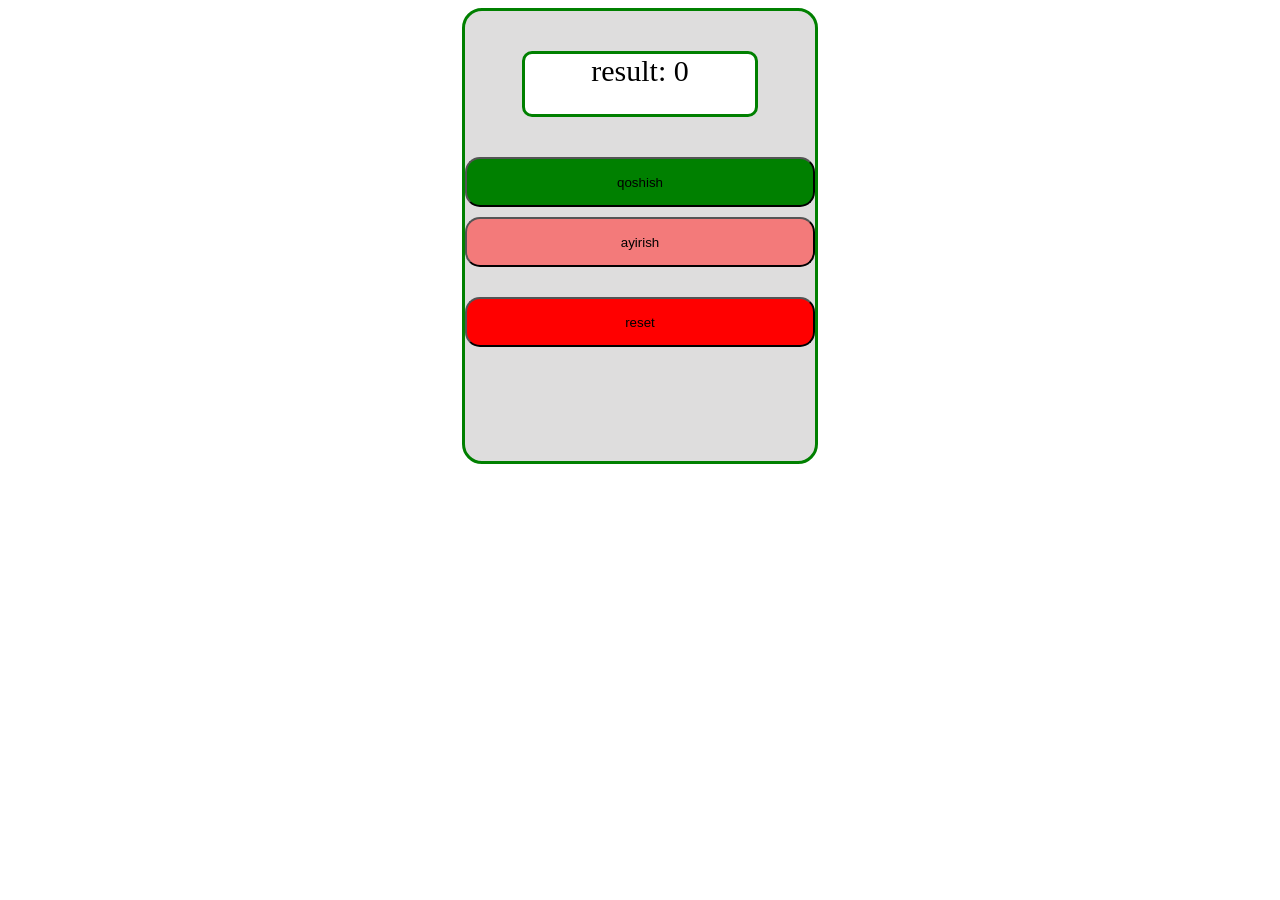
<file: index.html>
<!DOCTYPE html>
<html lang="en">
<head>
    <meta charset="UTF-8">
    <meta http-equiv="X-UA-Compatible" content="IE=edge">
    <meta name="viewport" content="width=device-width, initial-scale=1.0">
    <link rel="stylesheet" href="./style.css">
    <title>Document</title>
</head>
<body>
    <div class="header">
        <p id="p">result: 0</p>
    
        <button onclick="qoshish()" class="qoshish">qoshish</button>
    
        <button onclick="ayirish()" class="ayirish">ayirish</button>
    
        <button onclick="reset()" class="reset">reset</button>
    </div>

<script src="./script.js"></script>

</body>
</html>
</file>
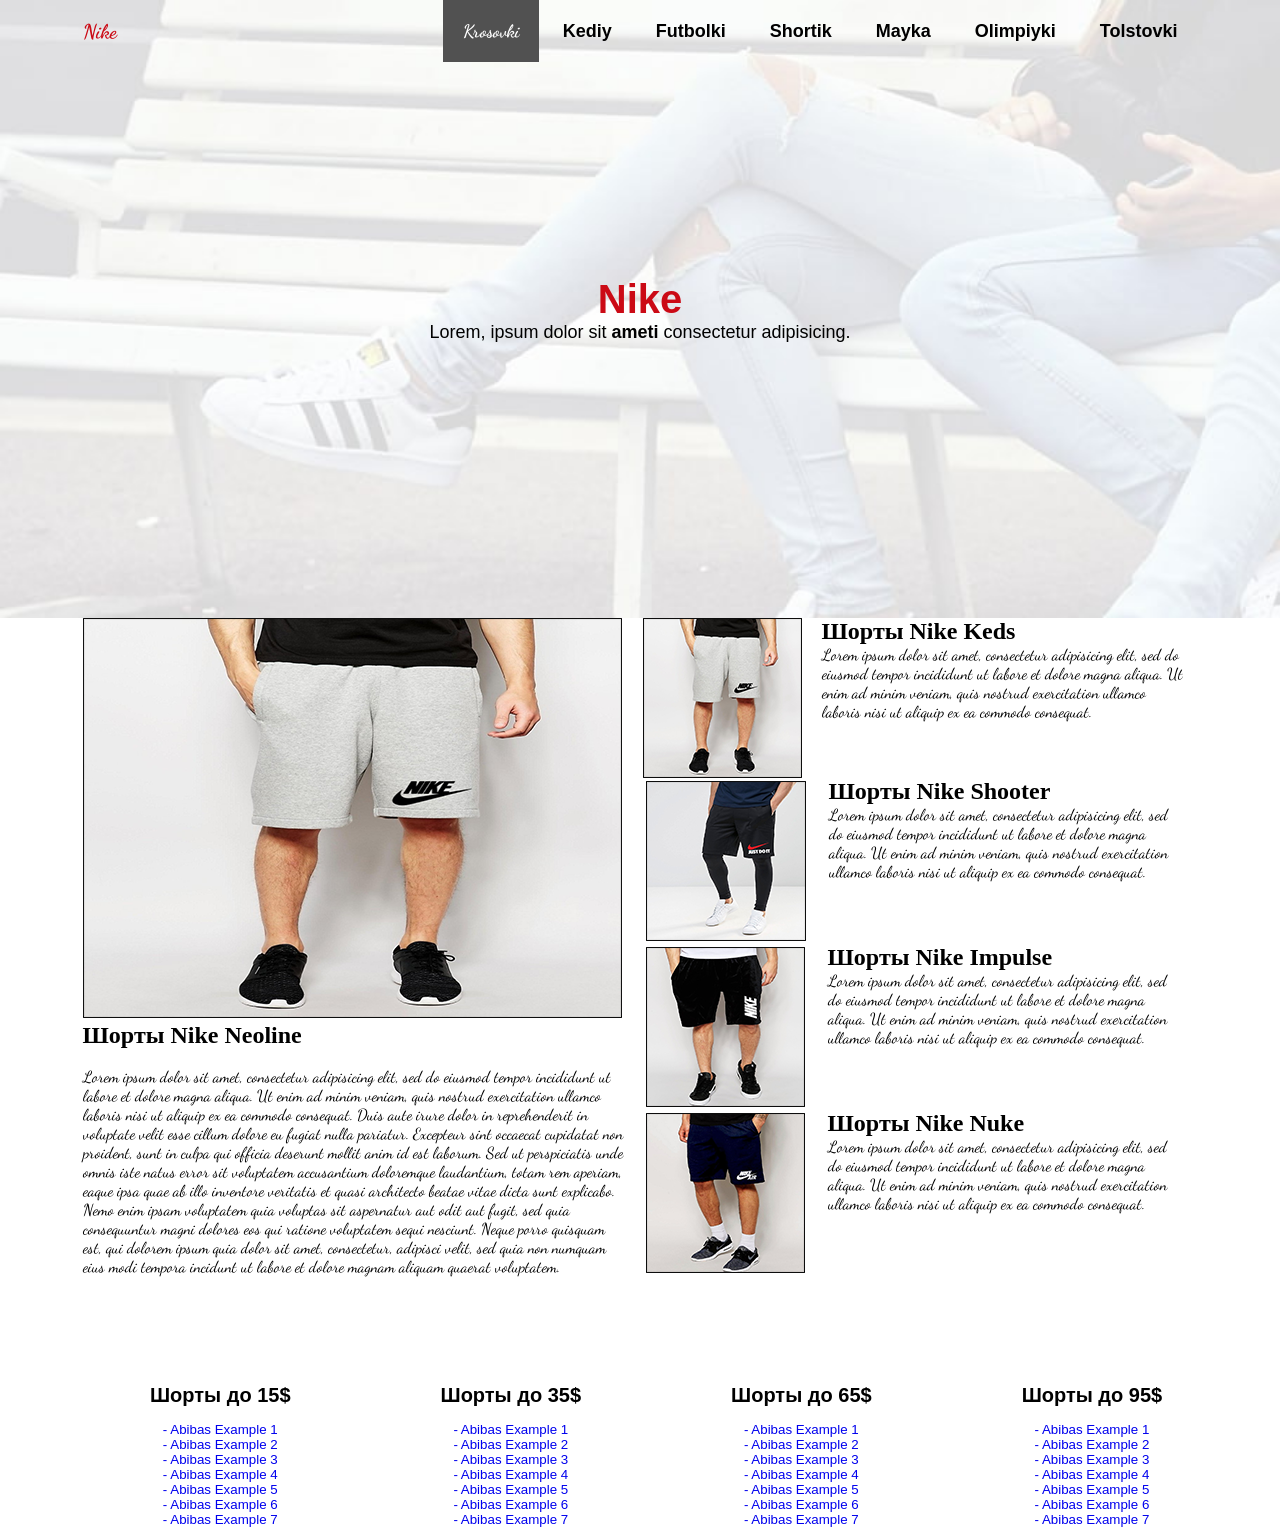
<file: my portfolio/li/Nike/index.html>
<!DOCTYPE html>
<html lang="en">

<head>
    <meta charset="UTF-8">
    <meta http-equiv="X-UA-Compatible" content="IE=edge">
    <meta name="viewport" content="width=device-width, initial-scale=1.0">
    <link href="https://fonts.googleapis.com/css2?family=Dancing+Script&family=Noto+Sans+KR&display=swap"
        rel="stylesheet">
    <link rel="stylesheet" href="./style.css">
    <title>Document</title>
</head>

<body>
    <header>
        <nav>
            <a href="#" class="logo">Nike</a>
            <ul>
                <li class="active">Krosovki</li>
                <li><a href="#">Kediy</a></li>
                <li><a href="#">Futbolki</a></li>
                <li><a href="#">Shortik</a></li>
                <li><a href="#">Mayka</a></li>
                <li><a href="#">Olimpiyki</a></li>
                <li><a href="#">Tolstovki</a></li>
            </ul>
        </nav>
        <div class="m">
            <h1>Nike</h1>
            <p>Lorem, ipsum dolor sit <b>ameti</b> consectetur adipisicing.</p>
        </div>
    </header>
    <main>
        <div class="main__left">
            <img src="./411805125_w640_h640_muzhskie-shorty-nike.png" alt="">
            <div class="m">
                <h2>Шорты Nike Neoline</h2> <br>
                <p>Lorem ipsum dolor sit amet, consectetur adipisicing elit, sed do eiusmod tempor incididunt ut labore
                    et dolore magna aliqua. Ut enim ad minim veniam, quis nostrud exercitation ullamco laboris nisi ut
                    aliquip ex ea commodo consequat. Duis aute irure dolor in reprehenderit in voluptate velit esse
                    cillum dolore eu fugiat nulla pariatur. Excepteur sint occaecat cupidatat non proident, sunt in
                    culpa qui officia deserunt mollit anim id est laborum. Sed ut perspiciatis unde omnis iste natus
                    error sit voluptatem accusantium doloremque laudantium, totam rem aperiam, eaque ipsa quae ab illo
                    inventore veritatis et quasi architecto beatae vitae dicta sunt explicabo. Nemo enim ipsam
                    voluptatem quia voluptas sit aspernatur aut odit aut fugit, sed quia consequuntur magni dolores eos
                    qui ratione voluptatem sequi nesciunt. Neque porro quisquam est, qui dolorem ipsum quia dolor sit
                    amet, consectetur, adipisci velit, sed quia non numquam eius modi tempora incidunt ut labore et
                    dolore magnam aliquam quaerat voluptatem.</p>
            </div>
        </div>
        <div class="main__right">
            <div class="main__box">
                <img src="./411805125_w640_h640_muzhskie-shorty-nike1 (1).png" alt="">
                <div class="right__text">
                    <h2>Шорты Nike Keds</h2>
                    <p>Lorem ipsum dolor sit amet, consectetur adipisicing elit, sed do eiusmod tempor incididunt ut
                        labore
                        et dolore magna aliqua. Ut enim ad minim veniam, quis nostrud exercitation ullamco laboris nisi
                        ut
                        aliquip ex ea commodo consequat. </p>
                </div>
            </div>
            <div class="main__box">
                <img src="./411805680_w640_h640_muzhskie-shorty-nike.png" alt="">
                <div class="right__text">
                    <h2>Шорты Nike Shooter</h2>
                    <p>Lorem ipsum dolor sit amet, consectetur adipisicing elit, sed do eiusmod tempor incididunt ut
                        labore
                        et dolore magna aliqua. Ut enim ad minim veniam, quis nostrud exercitation ullamco laboris nisi
                        ut
                        aliquip ex ea commodo consequat. </p>
                </div>
            </div>
            <div class="main__box">
                <img src="./411805706_w640_h640_muzhskie-shorty-nike.png" alt="">
                <div class="right__text">
                    <h2>Шорты Nike Impulse</h2>
                    <p>Lorem ipsum dolor sit amet, consectetur adipisicing elit, sed do eiusmod tempor incididunt ut
                        labore
                        et dolore magna aliqua. Ut enim ad minim veniam, quis nostrud exercitation ullamco laboris nisi
                        ut
                        aliquip ex ea commodo consequat. </p>
                </div>
            </div>
            <div class="main__box">
                <img src="./432116944_w640_h640_shorty-nike- 1.png" alt="">
                <div class="right__text">
                    <h2>Шорты Nike Nuke</h2>
                    <p>Lorem ipsum dolor sit amet, consectetur adipisicing elit, sed do eiusmod tempor incididunt ut
                        labore
                        et dolore magna aliqua. Ut enim ad minim veniam, quis nostrud exercitation ullamco laboris nisi
                        ut
                        aliquip ex ea commodo consequat. </p>
                </div>
            </div>
        </div>
    </main> <br> <br> <br> <br> <br> <br>
    <button>
        <div class="s">
            <h2>Шорты до 15$</h2> <br>
            <ul>
                <li><a href="#">- Abibas Example 1</a></li>
                <li><a href="#">- Abibas Example 2</a></li>
                <li><a href="#">- Abibas Example 3</a></li>
                <li><a href="#">- Abibas Example 4</a></li>
                <li><a href="#">- Abibas Example 5</a></li>
                <li><a href="#">- Abibas Example 6</a></li>
                <li><a href="#">- Abibas Example 7</a></li>
            </ul>
        </div>
        <div class="s">
            <h2>Шорты до 35$</h2> <br>
            <ul>
                <li><a href="#">- Abibas Example 1</a></li>
                <li><a href="#">- Abibas Example 2</a></li>
                <li><a href="#">- Abibas Example 3</a></li>
                <li><a href="#">- Abibas Example 4</a></li>
                <li><a href="#">- Abibas Example 5</a></li>
                <li><a href="#">- Abibas Example 6</a></li>
                <li><a href="#">- Abibas Example 7</a></li>
            </ul>
        </div>
        <div class="s">
            <h2>Шорты до 65$</h2> <br>
            <ul>
                <li><a href="#">- Abibas Example 1</a></li>
                <li><a href="#">- Abibas Example 2</a></li>
                <li><a href="#">- Abibas Example 3</a></li>
                <li><a href="#">- Abibas Example 4</a></li>
                <li><a href="#">- Abibas Example 5</a></li>
                <li><a href="#">- Abibas Example 6</a></li>
                <li><a href="#">- Abibas Example 7</a></li>
            </ul>
        </div>
        <div class="s">
            <h2>Шорты до 95$</h2> <br>
            <ul>
                <li><a href="#">- Abibas Example 1</a></li>
                <li><a href="#">- Abibas Example 2</a></li>
                <li><a href="#">- Abibas Example 3</a></li>
                <li><a href="#">- Abibas Example 4</a></li>
                <li><a href="#">- Abibas Example 5</a></li>
                <li><a href="#">- Abibas Example 6</a></li>
                <li><a href="#">- Abibas Example 7</a></li>
            </ul>
        </div>
    </button>
</body>

</html>
</file>
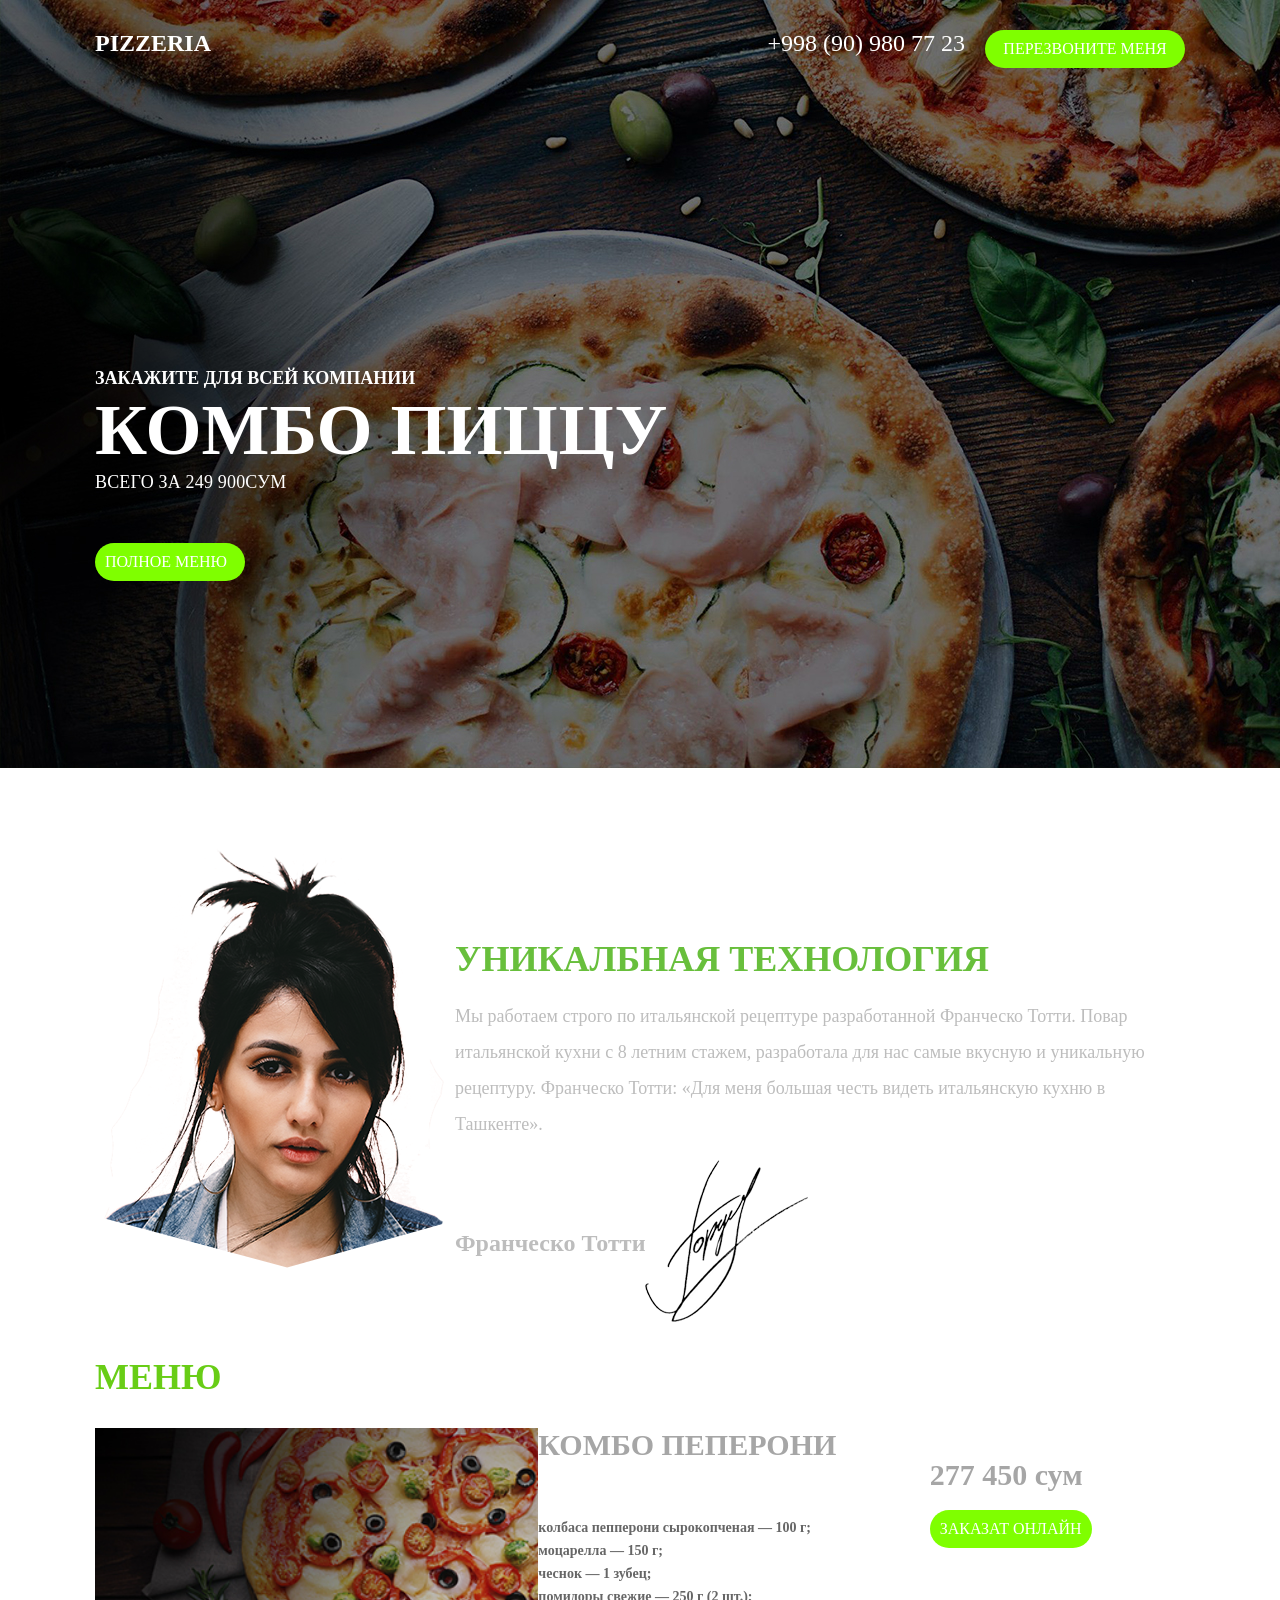
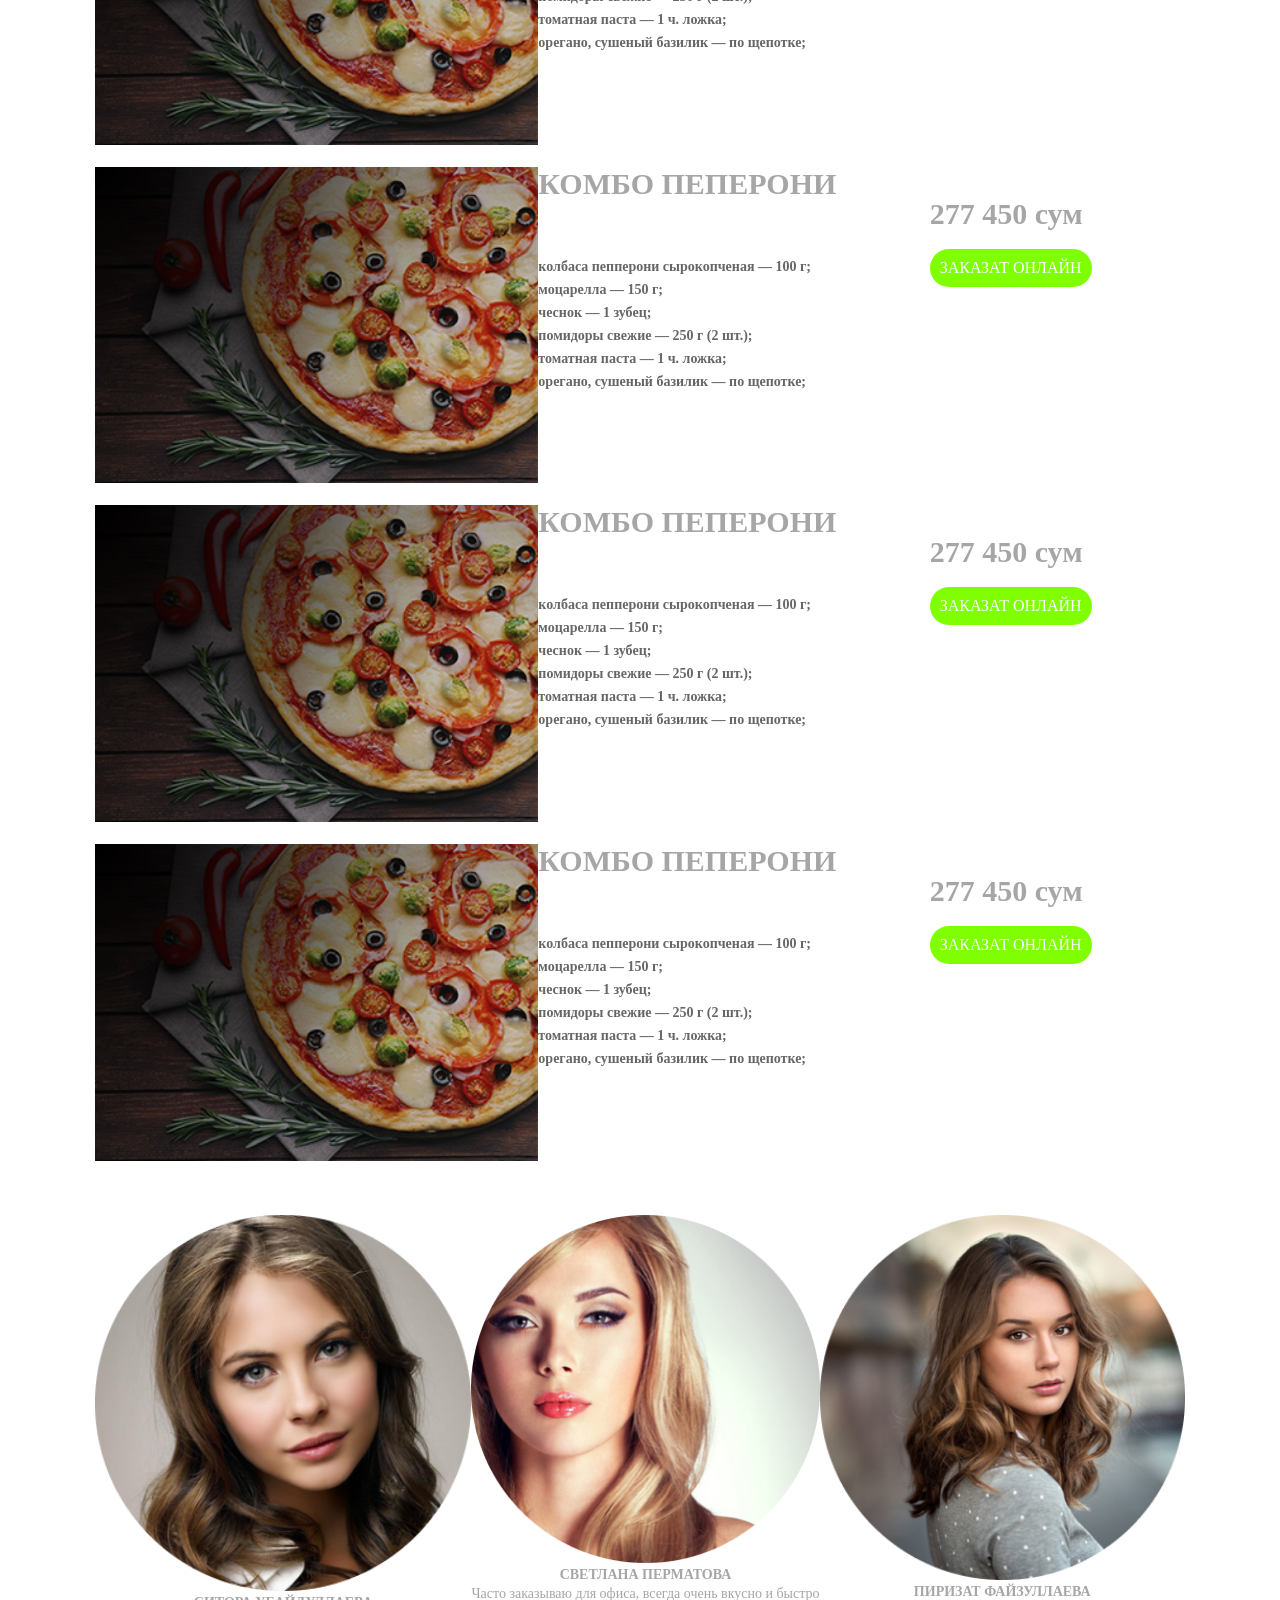
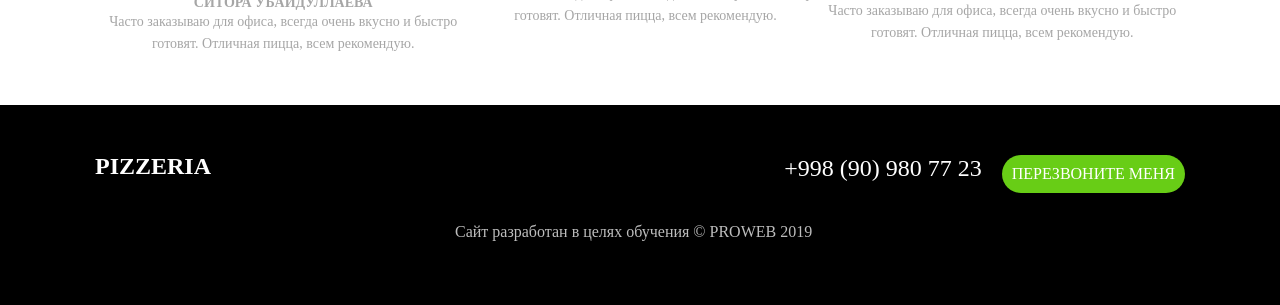
<file: my portfolio/li/Pizzaria/index.html>
<!DOCTYPE html>
<html lang="en">

<head>
    <meta charset="UTF-8">
    <meta http-equiv="X-UA-Compatible" content="IE=edge">
    <meta name="viewport" content="width=device-width, initial-scale=1.0">
    <link rel="stylesheet" href="./style.css">
    <title>PIZZARIA</title>
</head>

<body>
    <header>
        <div class="container">
            <nav>
                <div class="header">
                    <p class="as">Pizzeria</p>
                    <div class="header__main">
                        <p class="id">+998 (90) 980 77 23</p>
                        <p class="ax">Перезвоните меня</p>
                    </div>
                </div>
            </nav>
            <div class="header__main__text">
                <h2>ЗАКАЖИТЕ ДЛЯ ВСЕЙ КОМПАНИИ</h2>
                <h1>КОМБО ПИЦЦУ</h1>
                <h3>ВСЕГО ЗА 249 900СУМ</h3>
                <p>Полное меню</p>
            </div>
        </div>
    </header>
    <div class="post">
        <div class="container">
            <div class="post__block">
                <div class="post__img"><img src="./Photo 1.png" alt=""></div>
                <div class="post__text">
                    <h2>УНИКАЛБНАЯ ТЕХНОЛОГИЯ</h2> <br>
                    <p>Мы работаем строго по итальянской рецептуре разработанной Франческо Тотти. Повар итальянской
                        кухни с 8 летним стажем, разработала для нас самые вкусную и уникальную рецептуру.
                        Франческо Тотти: «Для меня большая честь видеть итальянскую кухню в Ташкенте».</p> <br>
                    <div class="post__button">
                        <button>Франческо Тотти</button>
                        <div class="button__img"><img src="./подпись 1.png" alt=""></div>
                    </div>
                </div>
            </div>
        </div>
    </div>
    <div class="menu">
        <div class="container">
            <h1>МЕНЮ</h1>

        </div>
    </div>
    <div class="choose">
        <div class="container">
            <div class="choose__main">
                <div class="choose__img">
                    <img src="./Слой 1 1.png" alt="">
                </div>
                <div class="choose__text">
                    <h2>КОМБО ПЕПЕРОНИ</h2> <br> <br> <br>
                    <p>колбаса пепперони сырокопченая — 100 г; <br>
                        моцарелла — 150 г; <br>
                        чеснок — 1 зубец;<br>
                        помидоры свежие — 250 г (2 шт.); <br>
                        томатная паста — 1 ч. ложка; <br>
                        орегано, сушеный базилик — по щепотке;</p>
                </div>
                <div class="choose__money">
                    <h3>277 450 сум</h3> <br>
                    <button>Заказат онлайн</button>
                </div>
            </div> <br>
            <div class="choose__main">
                <div class="choose__img">
                    <img src="./Слой 1 1.png" alt="">
                </div>
                <div class="choose__text">
                    <h2>КОМБО ПЕПЕРОНИ</h2> <br> <br> <br>
                    <p>колбаса пепперони сырокопченая — 100 г; <br>
                        моцарелла — 150 г; <br>
                        чеснок — 1 зубец;<br>
                        помидоры свежие — 250 г (2 шт.); <br>
                        томатная паста — 1 ч. ложка; <br>
                        орегано, сушеный базилик — по щепотке;</p>
                </div>
                <div class="choose__money">
                    <h3>277 450 сум</h3> <br>
                    <button>Заказат онлайн</button>
                </div>
            </div> <br>
            <div class="choose__main">
                <div class="choose__img">
                    <img src="./Слой 1 1.png" alt="">
                </div>
                <div class="choose__text">
                    <h2>КОМБО ПЕПЕРОНИ</h2> <br> <br> <br>
                    <p>колбаса пепперони сырокопченая — 100 г; <br>
                        моцарелла — 150 г; <br>
                        чеснок — 1 зубец;<br>
                        помидоры свежие — 250 г (2 шт.); <br>
                        томатная паста — 1 ч. ложка; <br>
                        орегано, сушеный базилик — по щепотке;</p>
                </div>
                <div class="choose__money">
                    <h3>277 450 сум</h3> <br>
                    <button>Заказат онлайн</button>
                </div>
            </div> <br>
            <div class="choose__main">
                <div class="choose__img">
                    <img src="./Слой 1 1.png" alt="">
                </div>
                <div class="choose__text">
                    <h2>КОМБО ПЕПЕРОНИ</h2> <br> <br> <br>
                    <p>колбаса пепперони сырокопченая — 100 г; <br>
                        моцарелла — 150 г; <br>
                        чеснок — 1 зубец;<br>
                        помидоры свежие — 250 г (2 шт.); <br>
                        томатная паста — 1 ч. ложка; <br>
                        орегано, сушеный базилик — по щепотке;</p>
                </div>
                <div class="choose__money">
                    <h3>277 450 сум</h3> <br>
                    <button>Заказат онлайн</button>
                </div>
            </div>
        </div>
    </div>
    <div class="assistent">
        <div class="container">
            <div class="assitent__main">
                <div class="asistent__main">
                    <img src="./Rectangle 5.png" alt="">
                    <h1>СИТОРА УБАЙДУЛЛАЕВА</h1>
                    <p>Часто заказываю для офиса, всегда очень 
                    вкусно и быстро готовят. Отличная пицца, всем рекомендую.</p>
                </div>
                <div class="asistent__main">
                    <img src="./Rectangle 6.png" alt="">
                    <h1>СВЕТЛАНА ПЕРМАТОВА</h1>
                    <p>Часто заказываю для офиса, всегда очень 
                    вкусно и быстро готовят. Отличная пицца, всем рекомендую.</p>
                </div>
                <div class="asistent__main">
                    <img src="./Rectangle 7.png" alt="">
                    <h1>ПИРИЗАТ ФАЙЗУЛЛАЕВА</h1>
                    <p>Часто заказываю для офиса, всегда очень 
                    вкусно и быстро готовят. Отличная пицца, всем рекомендую.</p>
                </div>
            </div>
        </div>
    </div>
    <div class="footer">
        <div class="container">
            <div class="main__footer">
                <div class="main__footer__text">
                    <h1>PIZZERIA</h1>
                </div>
                <div class="footer__main">
                    <h2>+998 (90) 980 77 23</h2>
                    <h3>Перезвоните меня</h3>
                </div>
            </div>
            <div class="footer_main">
                <h1>Сайт разработан в целях обучения © PROWEB 2019</h1>
            </div>
        </div>
    </div>
</body>

</html>
</file>
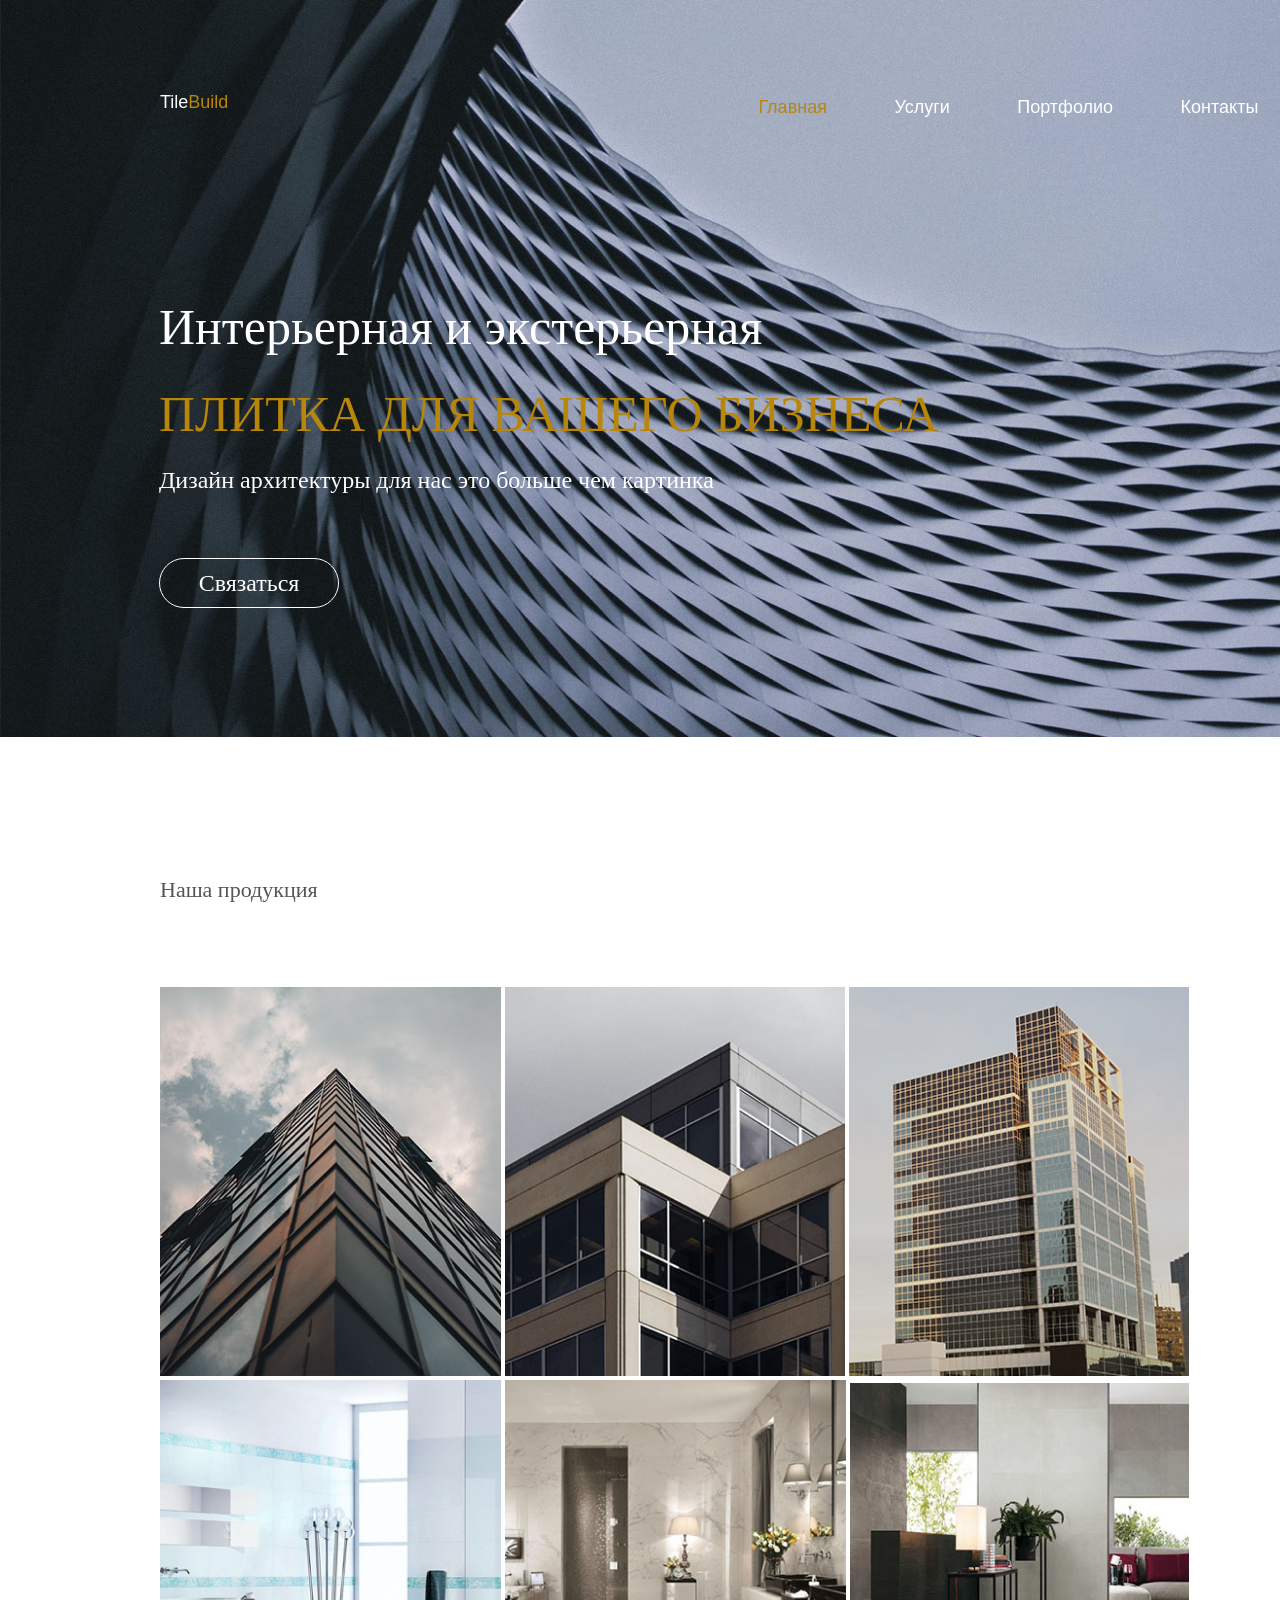
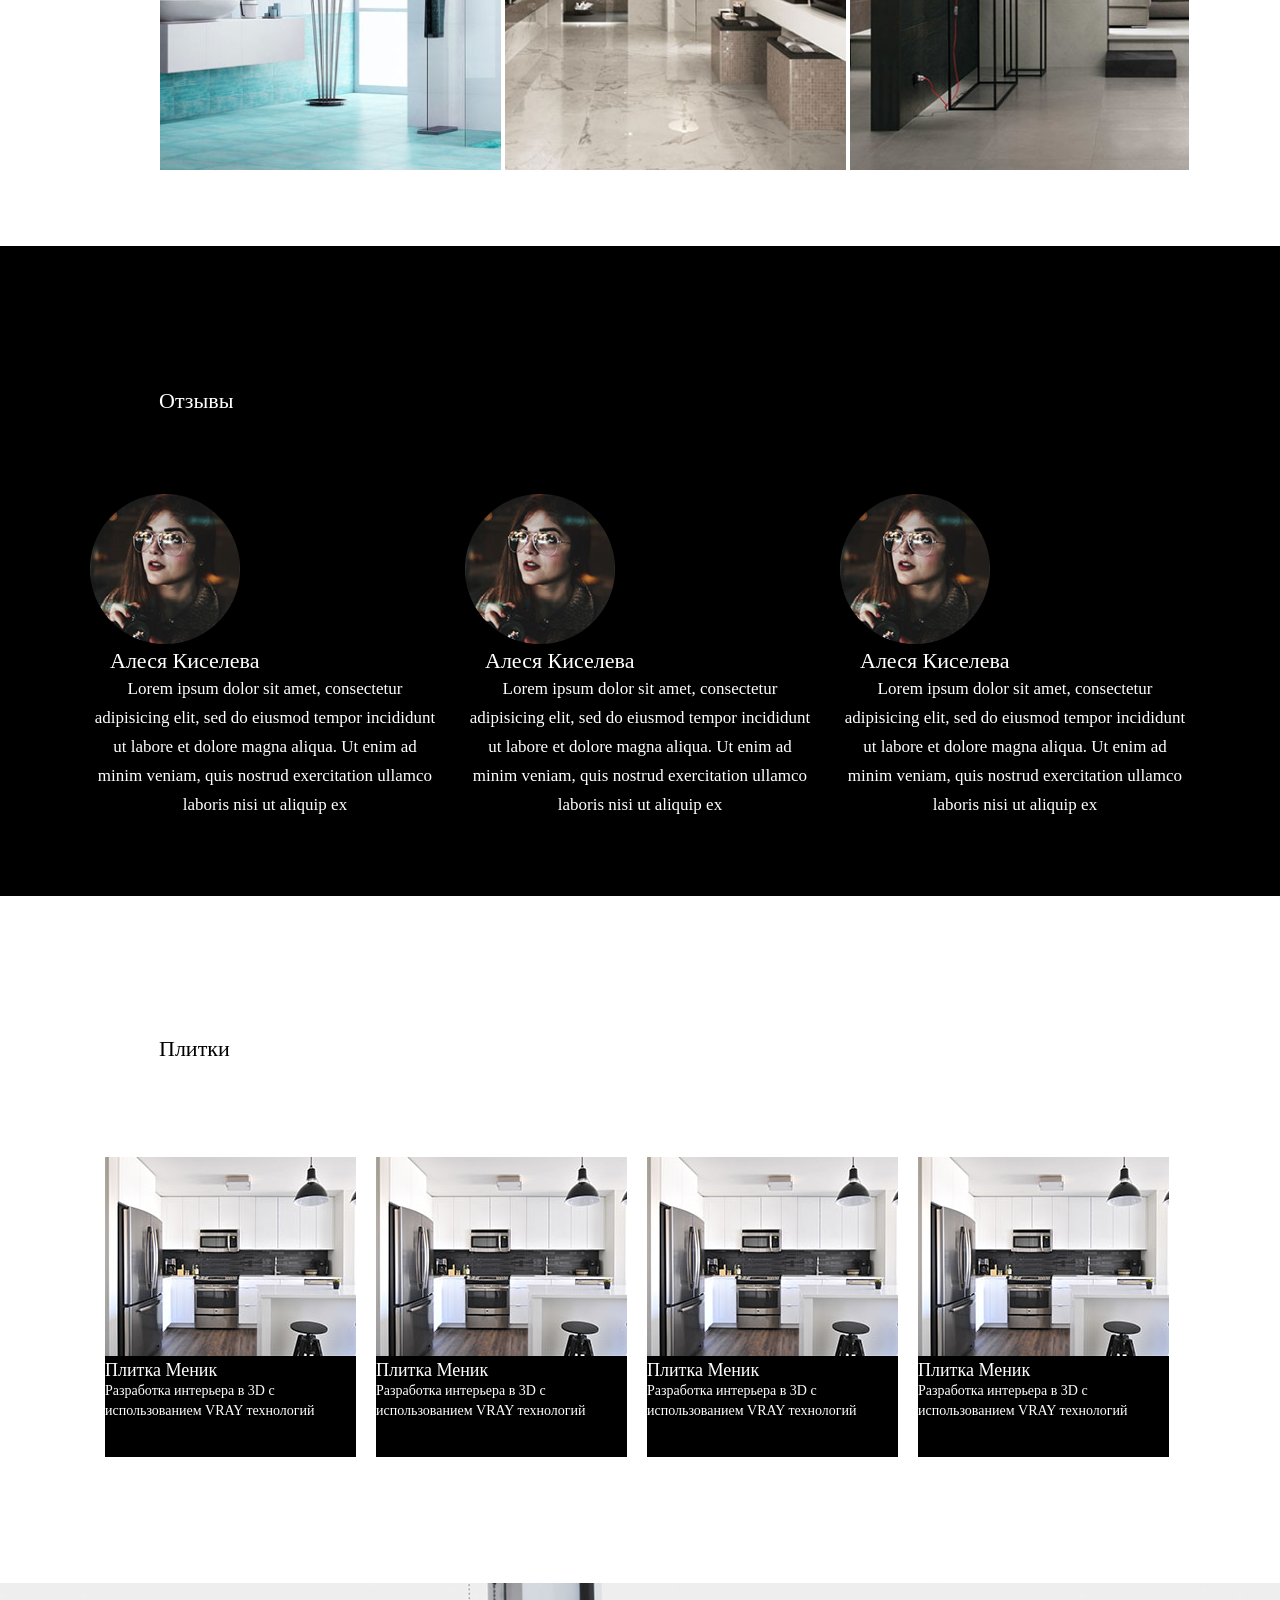
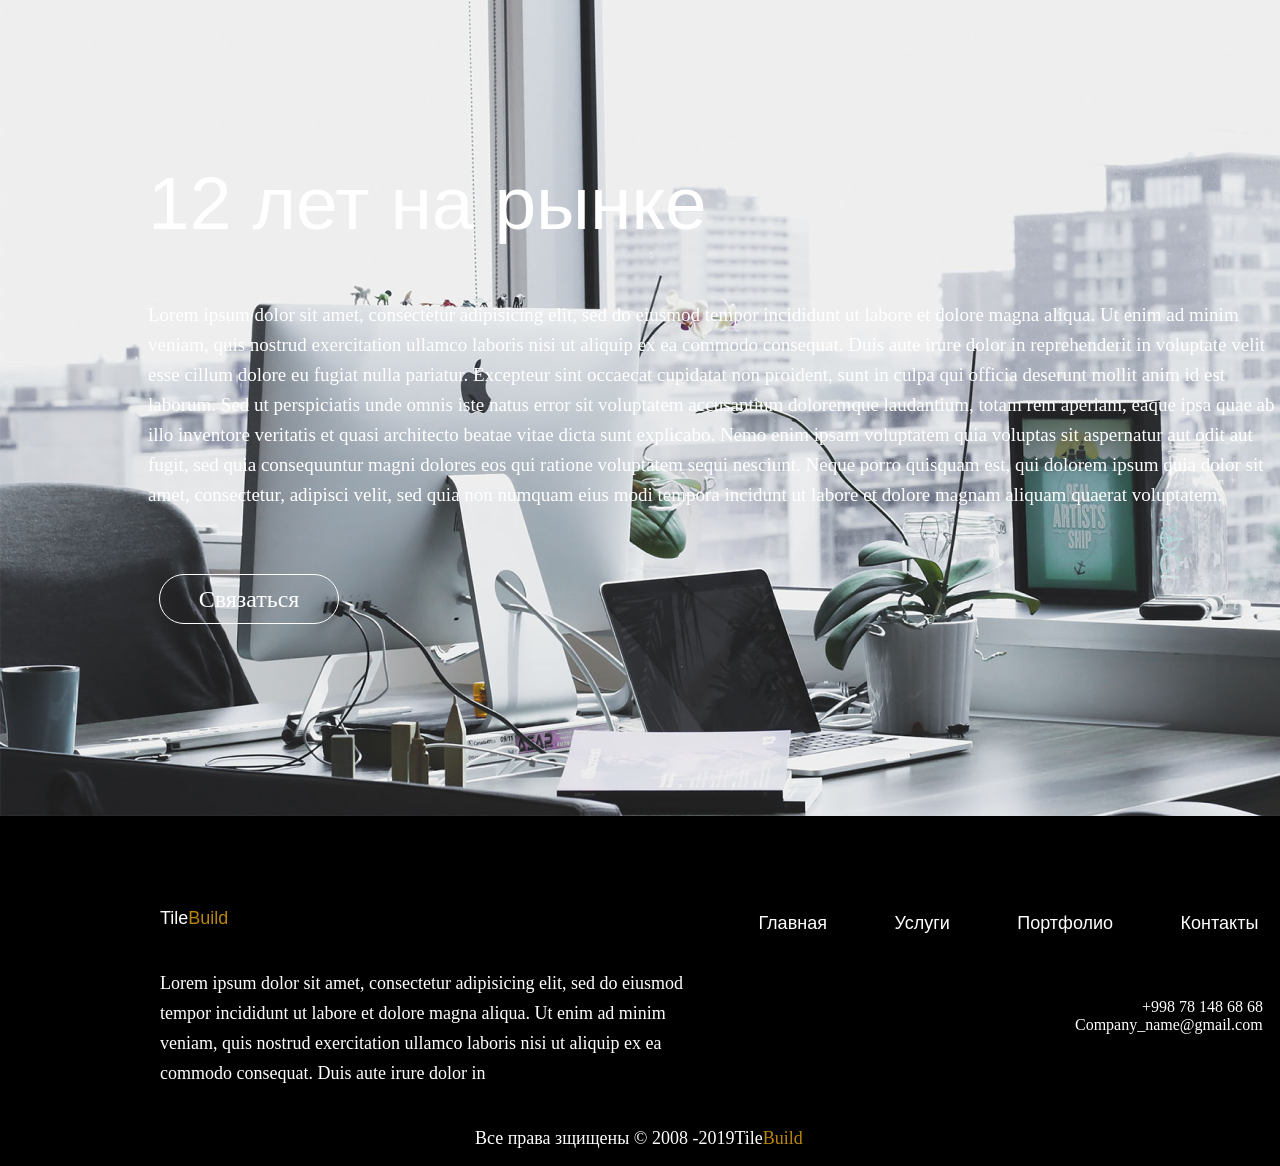
<file: my portfolio/li/Plidki/plidki.html>
<!DOCTYPE html>
<html lang="en">
<head>
    <meta charset="UTF-8">
    <meta http-equiv="X-UA-Compatible" content="IE=edge">
    <meta name="viewport" content="width=device-width, initial-scale=1.0">
    <link rel="stylesheet" href="./style.css">
    <title>Document</title>
</head>
<body>
    <header>
        <nav>
            <div class="logo">
                <p class="id">Tile</p>
                <p class="i">Build</p>
                <div class="menu">
                    <p class="w">Главная</p>
                    <p class="q">Услуги</p>
                    <p class="q">Портфолио</p>
                    <p class="q">Контакты</p>
                </div>
            </div>
            <div class="main">
                <h1>Интерьерная и экстерьерная</h1>
                <h2>ПЛИТКА ДЛЯ ВАШЕГО БИЗНЕСА</h2>
                <h3>Дизайн архитектуры для нас это больше чем картинка</h3>
                <button>Связаться</button>
            </div>
        </nav>
    </header>
    <div class="e">Наша продукция</div>
    <div class="r">
        <div class="t">
            <img src="./callum-wale-756055-unsplash.png" alt="">
            <img src="./matt-reames-1199594-unsplash.png" alt="">
            <img src="./michael-moloney-62696-unsplash.png" alt="">
            <img src="./Слой 1.png" alt="">
            <img src="./gljancevaja-matovaja (1).png" alt="">
            <img src="./Обои на рабочий стол 1920x1080.png" alt="">
        </div>
    </div> <br> <br> <br> <br>
    <div class="y">
        <p class="u">Отзывы</p>
        <div class="o">
            <div class="a">
                <img src="./Ellipse 1.png" alt="">
                <p class="s">Алеся Киселева</p>
                <p class="d">Lorem ipsum dolor sit amet, consectetur adipisicing elit, sed do eiusmod tempor incididunt ut labore et dolore magna aliqua. Ut enim ad minim veniam, quis nostrud exercitation ullamco laboris nisi ut aliquip ex </p>
            </div>
            <div class="a">
                <img src="./Ellipse 1.png" alt="">
                <p class="s">Алеся Киселева</p>
                <p class="d">Lorem ipsum dolor sit amet, consectetur adipisicing elit, sed do eiusmod tempor incididunt ut labore et dolore magna aliqua. Ut enim ad minim veniam, quis nostrud exercitation ullamco laboris nisi ut aliquip ex </p>
            </div>
            <div class="a">
                <img src="./Ellipse 1.png" alt="">
                <p class="s">Алеся Киселева</p>
                <p class="d">Lorem ipsum dolor sit amet, consectetur adipisicing elit, sed do eiusmod tempor incididunt ut labore et dolore magna aliqua. Ut enim ad minim veniam, quis nostrud exercitation ullamco laboris nisi ut aliquip ex </p>
            </div>
        </div>
    </div>
    <div class="f">Плитки</div>
    <div class="g">
        <div class="h">
            <img src="./naomi-hebert-188443-unsplash (1).png" alt="">
            <h3>Плитка Меник</h3>
            <p>Разработка интерьера
                в 3D c использованием
                VRAY технологий</p>
        </div>
        <div class="h">
            <img src="./naomi-hebert-188443-unsplash (1).png" alt="">
            <h3>Плитка Меник</h3>
            <p>Разработка интерьера
                в 3D c использованием
                VRAY технологий</p>
        </div>
        <div class="h">
            <img src="./naomi-hebert-188443-unsplash (1).png" alt="">
            <h3>Плитка Меник</h3>
            <p>Разработка интерьера
                в 3D c использованием
                VRAY технологий</p>
        </div>
        <div class="h">
            <img src="./naomi-hebert-188443-unsplash (1).png" alt="">
            <h3>Плитка Меник</h3>
            <p>Разработка интерьера
                в 3D c использованием
                VRAY технологий</p>
        </div>
    </div> <br> <br> <br> <br> <br> <br> <br>
    <div class="men">
        <div class="k">
            <div class="c">12 лет на рынке</div>
        </div> <br> <br> <br>
        <p>Lorem ipsum dolor sit amet, consectetur adipisicing elit, sed do eiusmod tempor incididunt ut labore et dolore magna aliqua. Ut enim ad minim veniam, quis nostrud exercitation ullamco laboris nisi ut aliquip ex ea commodo consequat. Duis aute irure dolor in reprehenderit in voluptate velit esse cillum dolore eu fugiat nulla pariatur. Excepteur sint occaecat cupidatat non proident, sunt in culpa qui officia deserunt mollit anim id est laborum. Sed ut perspiciatis unde omnis iste natus error sit voluptatem accusantium doloremque laudantium, totam rem aperiam, eaque ipsa quae ab illo inventore veritatis et quasi architecto beatae vitae dicta sunt explicabo. Nemo enim ipsam voluptatem quia voluptas sit aspernatur aut odit aut fugit, sed quia consequuntur magni dolores eos qui ratione voluptatem sequi nesciunt. Neque porro quisquam est, qui dolorem ipsum quia dolor sit amet, consectetur, adipisci velit, sed quia non numquam eius modi tempora incidunt ut labore et dolore magnam aliquam quaerat voluptatem.</p>
        <button>Связаться</button>
    </div>
    <div class="m">
        <div class="logo">
            <p class="id">Tile</p>
            <p class="i">Build</p>
            <div class="menu">
                <p class="q">Главная</p>
                <p class="q">Услуги</p>
                <p class="q">Портфолио</p>
                <p class="q">Контакты</p>
            </div>
        </div>
        <div class="mil">
            <p class="text">Lorem ipsum dolor sit amet, consectetur adipisicing elit, sed do eiusmod tempor incididunt ut labore et dolore magna aliqua. Ut enim ad minim veniam, quis nostrud exercitation ullamco laboris nisi ut aliquip ex ea commodo consequat. Duis aute irure dolor in </p>
            <div class="n">
                <p class="sa">+998 78 148 68 68</p>
                <p>Company_name@gmail.com</p>
            </div>
        </div>
        <div class="kl">
            <div class="op">Все права зщищены © 2008 -2019</div>
            <div class="lk">Tile<b>Build</b></div>
        </div>
    </div>
    
</body>
</html>
</file>
<file: style.css>
p{
    border: 3px solid green;
    width: 230px;
    height: 60px;
    border-radius: 10px;
    text-align: center;
    margin: auto;
    background-color: white;
    font-size: 30px;
    margin-top: 40px;
}

.header{
    border: 3px solid green;
    margin: auto;
    width: 350px;
    border-radius: 20px;
    height: 450px;
    background-color: rgb(222, 221, 221);
}

.qoshish{
    margin-top: 40px;
    width: 100%;
    height: 50px;
    border-radius: 15px;
    background-color: green;
    margin-bottom: 10px;
}

.ayirish{
    width: 100%;
    border-radius: 15px;
    height: 50px;
    background-color: rgb(243, 122, 122);
    margin-bottom: 30px;
}

.reset{
    width: 100%;
    height: 50px;
    border-radius: 15px;
    background-color: red;
}
</file>
<file: my portfolio/li/Nike/style.css>
*{
    margin: 0;
    padding: 0;
    text-decoration: none;
    list-style: none;
}
header{
    background-image: url(./photo_2023-07-03_11-05-09.jpg);
    background-size: cover;
    background-repeat: no-repeat;
    font-family: 'Dancing Script', cursive;
}
header nav{
    display: flex;
    /* border: 1px solid red; */
    justify-content: space-between;
    max-width: 1115px;
    margin: auto;
}
/* header nav ul{
    display: flex;
    max-width: 800px;
    justify-content: space-between;
} */
header nav ul li{
    display: inline-block;
    padding: 20px;
}
header nav ul li a{
    color: black;
    font-size: 18px;
    font-weight: 700;
    font-family: Arial, Helvetica, sans-serif   ;
}
header nav ul li.active{
    background-color: #515151;
    color: white; 
    font-size: 18px;
    font-weight: 700; 
}
header nav ul li:hover{
    background-color: #515151;
}
header nav ul li:hover{
    color: white;
}
header .logo{
    color: #CB0A15;
    font-size: 20px;
    font-weight: 700;
    margin-top: 20px;
}
header .m h1{
    text-align: center;
    margin-top: 215px;
    font-size: 40px;
    font-family: Arial, Helvetica, sans-serif;
    font-style: normal;
    font-weight: 700;
    color: #CB0A15;
}
header .m p{
    text-align: center;
    font-size: 18px;
    font-family: Arial, Helvetica, sans-serif;
    font-style: normal;
    font-weight: 400;
    padding-bottom: 275px;
}
main{
    display: flex;
    width: 1115px;
    margin: auto;
    gap: 20px;
}
main .main__left{
    width: 540px;
}
main .main__right{
    /* border: 2px solid red; */
    width: 540px;
    gap: 20px;

}
main .main__right .main__box{
    display: flex;
    gap: 20px;
}
button{
    background-color: #848484;
    display: flex;
    width: 100%;
    height: 0px;
    border: none;
}
.s{
    margin-left: 150px;
}
.f{
    text-decoration: underline;
}
p{
    font-family: 'Dancing Script', cursive;
}
</file>
<file: my portfolio/li/Pizzaria/style.css>
* {
    padding: 0;
    margin: 0;
    box-sizing: border-box;
    list-style: none;
    text-decoration: none;
}

.container {
    max-width: 1120px;
    width: 100%;
    padding: 0px 15px;
    margin: auto;
}

header nav .as {
    color: #FFF;
    font-family: Montserrat;
    font-size: 24px;
    font-style: normal;
    font-weight: 700;
    line-height: normal;
    text-transform: uppercase;
}

header {
    background-image: url(./header_bg\ 1.png);
    max-width: 1440px;
    height: 768px;
}

header nav .id {
    color: #FFF;
    font-family: Montserrat;
    font-size: 24px;
    font-style: normal;
    font-weight: 400;
    line-height: normal;
    text-transform: uppercase;
}

header nav .ax {
    color: #FFF;
    font-family: Montserrat;
    font-size: 16px;
    font-style: normal;
    font-weight: 400;
    line-height: normal;
    text-transform: uppercase;
    background-color: chartreuse;
    border-radius: 30px;
    width: 200px;
    padding: 10px;
    text-align: center;
    margin-left: 20px;
}

@media(max-width:411px) {
    header nav .ax {
        max-width: 100px;
        font-size: 10px;
    }
}

header nav .header {
    display: flex;
    justify-content: space-between;
    padding-top: 30px;
}

.header__main {
    display: grid;
    grid-template-columns: auto auto;
}

@media (max-width:588px) {
    .header__main {
        grid-template-columns: auto;
    }
}

.header__main__text h2 {
    margin-top: 300px;
    color: #FFF;
    font-family: Montserrat;
    font-size: 18px;
    font-style: normal;
    font-weight: 900;
    line-height: normal;
}

.header__main__text h1 {
    color: #FFF;
    font-family: Montserrat;
    font-size: 72px;
    font-style: normal;
    font-weight: 900;
    line-height: normal;
}

@media (max-width:316px) {
    .header__main__text h1 {
        font-size: 30px;
    }
}

.header__main__text h3 {
    color: #FFF;
    font-family: Montserrat;
    font-size: 18px;
    font-style: normal;
    font-weight: 400;
    line-height: normal;
    letter-spacing: 0.18px;
}

.header__main__text p {
    background-color: chartreuse;
    border-radius: 30px;
    padding: 10px;
    width: 150px;
    color: #FFF;
    font-family: Montserrat;
    font-size: 16px;
    font-style: normal;
    font-weight: 400;
    line-height: normal;
    text-transform: uppercase;
    margin-top: 50px;
}

.post__block {
    margin-top: 80px;
    display: grid;
    grid-template-columns: auto auto;
}

@media (max-width:930px) {
    .post__block {
        grid-template-columns: auto;
    }
}

@media (max-width:930px) {
    .post__img {
        justify-content: center;
        margin: auto;
    }
}

.post__img img {
    max-width: 100%;
    height: 428px;
}

.post__text h2 {
    color: #68BF3C;
    font-family: Montserrat;
    font-size: 36px;
    font-style: normal;
    font-weight: 700;
    line-height: normal;
}

.post__text p {
    color: #BDBDBD;
    font-family: Montserrat;
    font-size: 18px;
    font-style: normal;
    font-weight: 400;
    line-height: 36px;
}

.post__text {
    margin-top: 90px;
}

.post__text button {
    color: #BDBDBD;
    font-family: Montserrat;
    font-size: 24px;
    font-style: normal;
    font-weight: 700;
    line-height: normal;
    border: none;
    background: none;
}

.post__button {
    display: flex;
}

.menu h1 {
    color: #68CD16;
    font-family: Montserrat;
    font-size: 36px;
    font-style: normal;
    font-weight: 700;
    line-height: normal;
    margin-top: 30px;
    margin-bottom: 30px;
}

.choose__main {
    display: grid;
    grid-template-columns: auto auto auto;
    width: 100%;
}

@media (max-width:975px) {
    .choose__main {
        grid-template-columns: auto auto;
    }

    .choose__text {
        margin: auto;
        justify-content: center;
        text-align: center;
    }
}

@media (max-width:888px) {
    .choose__main {
        grid-template-columns: auto;
    }

    .choose__img {
        margin: auto;
    }

    .choose__button {
        margin: auto;
        justify-content: center;
    }
}

.choose__text {
    max-width: 500px;
}

.choose__img img {
    width: 100%;
}

.choose__text p {
    color: #666;
    font-family: Montserrat;
    font-size: 14px;
    font-style: normal;
    font-weight: 700;
    line-height: 23px;
}

.choose__text h2 {
    color: #A6A6A6;
    font-family: Montserrat;
    font-size: 30px;
    font-style: normal;
    font-weight: 700;
    line-height: normal;
}

.choose__money h3 {
    margin-top: 30px;
    color: #A6A6A6;
    font-family: Montserrat;
    font-size: 30px;
    font-style: normal;
    font-weight: 700;
    line-height: normal;
}

.choose__money button {
    color: #FFF;
    font-family: Montserrat;
    font-size: 16px;
    font-style: normal;
    font-weight: 400;
    line-height: normal;
    text-transform: uppercase;
    background-color: chartreuse;
    border: none;
    border-radius: 30px;
    padding: 10px;
}


.assitent__main {
    margin-top: 50px;
    margin-bottom: 50px;
    display: grid;
    grid-template-columns: auto auto auto;
}

@media(max-width:1086px) {
    .assitent__main {
        grid-template-columns: auto auto;
    }

    .asistent__main img {
        justify-content: center;
        margin: auto;
        text-align: center;
    }
}

@media(max-width:751px) {
    .assitent__main {
        grid-template-columns: auto;
    }

    .asistent__main img {
        justify-content: center;
        margin: auto;
        text-align: center;
    }
}

.asistent__main img {
    width: 100%;
}

.asistent__main h1 {
    text-align: center;
    color: #A6A6A6;
    font-family: Montserrat;
    font-size: 14px;
    font-style: normal;
    font-weight: 700;
    line-height: normal;
}

.asistent__main p {
    text-align: center;
    color: #A6A6A6;
    text-align: center;
    font-family: Montserrat;
    font-size: 14px;
    font-style: normal;
    font-weight: 400;
    line-height: 22px;
}

.footer {
    background-color: black;
    height: 200px;
}

.main__footer {
    padding-top: 50px;
    display: grid;
    grid-template-columns: auto auto;
    justify-content: space-between;
    color: white;
}

@media (max-width:575px) {
    .main__footer {
        grid-template-columns: auto;
    }
}

.footer__main {
    display: grid;
    grid-template-columns: auto auto;
}

@media(max-width:405px) {
    .footer__main {
        grid-template-columns: auto;
    }
}

.footer__main h3 {
    margin-left: 20px;
    background-color: #68CD16;
    border-radius: 30px;
    padding: 10px;
}

.main__footer__text h1 {
    color: #FFF;
    font-family: Montserrat;
    font-size: 24px;
    font-style: normal;
    font-weight: 700;
    line-height: 22px;
}

.footer__main h2 {
    color: #FFF;
    font-family: Montserrat;
    font-size: 24px;
    font-style: normal;
    font-weight: 400;
    line-height: normal;
}

.footer__main h3 {
    color: #FFF;
    font-family: Montserrat;
    font-size: 16px;
    font-style: normal;
    font-weight: 400;
    line-height: normal;
    text-transform: uppercase;
}

.footer_main h1 {
    color: #BDBDBD;
    font-family: Montserrat;
    font-size: 16px;
    font-style: normal;
    font-weight: 100;
    line-height: normal;
    width: 370px;
    margin: auto;
    padding-top: 30px;
    /* border: 1px solid red; */
}
</file>
<file: my portfolio/li/Plidki/style.css>
* {
    padding: 0;
    margin: 0;
}

header {
    background-image: url(./victor-garcia-1263465-unsplash.png);
    background-size: cover;
    background-repeat: no-repeat;
    width: 100%;
    height: 737px;
}

.logo {
    display: flex;
    margin-left: 159px;
    padding-top: 25px;
}

.id {
    color: white;
    font-family: -apple-system, BlinkMacSystemFont, 'Segoe UI', Roboto, Oxygen, Ubuntu, Cantarell, 'Open Sans', 'Helvetica Neue', sans-serif;
    font-size: 18px;
    font-style: normal;
    font-weight: 400;
    line-height: normal;
}

.i {
    color: darkgoldenrod;
    font-family: -apple-system, BlinkMacSystemFont, 'Segoe UI', Roboto, Oxygen, Ubuntu, Cantarell, 'Open Sans', 'Helvetica Neue', sans-serif;
    font-size: 18px;
    font-style: normal;
    font-weight: 400;
    line-height: normal;
}

.menu {
    /* border: 1px solid red; */
    display: flex;
    width: 500px;
    height: 40px;
    justify-content: space-between;
    margin: auto;
    margin-left: 530px;
}

.menu .w {
    color: darkgoldenrod;
    padding-top: 5px;
    font-family: -apple-system, BlinkMacSystemFont, 'Segoe UI', Roboto, Oxygen, Ubuntu, Cantarell, 'Open Sans', 'Helvetica Neue', sans-serif;
    font-size: 18px;
    font-style: normal;
    font-weight: 400;
    line-height: normal;
}

.menu .q {
    color: white;
    padding-top: 5px;
    font-family: -apple-system, BlinkMacSystemFont, 'Segoe UI', Roboto, Oxygen, Ubuntu, Cantarell, 'Open Sans', 'Helvetica Neue', sans-serif;
    font-size: 18px;
    font-style: normal;
    font-weight: 400;
    line-height: normal;
}

.main h1 {
    margin-left: 159px;
    padding-top: 166px;
    color: #FFF;
    font-family: Roboto;
    font-size: 50px;
    font-style: normal;
    font-weight: 400;
    line-height: normal;
}

.main h2 {
    margin-left: 159px;
    padding-top: 29px;
    color: darkgoldenrod;
    font-family: Roboto;
    font-size: 50px;
    font-style: normal;
    font-weight: 400;
    line-height: normal;
}

.main h3 {
    margin-left: 159px;
    padding-top: 24px;
    color: #FFF;
    font-family: Roboto;
    font-size: 24px;
    font-style: normal;
    font-weight: 400;
    line-height: normal;
}

.main button {
    width: 180px;
    border: 1px solid white;
    border-radius: 100px;
    height: 50px;
    margin-left: 159px;
    margin-top: 64px;
    color: #FFF;
    font-family: Roboto;
    font-size: 24px;
    font-style: normal;
    font-weight: 400;
    line-height: normal;
    background: transparent;
}

.e {
    margin-left: 160px;
    margin-top: 140px;
    color: #565656;
    font-family: Roboto;
    font-size: 22px;
    font-style: normal;
    font-weight: 400;
    line-height: normal;
}

.r {
    /* border: 1px solid red; */
    margin-left: 160px;
    margin-top: 84px;
}

.y {
    background-color: black;
    height: 650px;
}

.u {
    color: #FFF;
    font-family: Roboto;
    font-size: 22px;
    font-style: normal;
    font-weight: 400;
    line-height: normal;
    margin-left: 159px;
    padding-top: 142px;
}

.o {
    display: flex;
    /* border: 1px solid red; */
    width: 1150px;
    margin: auto;
}

.o .a img {
    margin: auto;
}

.a {
    /* border: 1px solid red; */
    margin-left: 25px;
    margin-top: 80px;
    width: 350px;
    height: 400px;
}

.s {
    color: white;
    margin-left: 20px;
    font-family: Roboto;
    font-size: 22px;
    font-style: normal;
    font-weight: 400;
    line-height: normal;
}

.d {
    color: #FFF;
    text-align: center;
    font-family: Roboto;
    font-size: 17px;
    font-style: normal;
    font-weight: 400;
    line-height: 29px;
}

.f {
    margin-top: 140px;
    margin-left: 159px;
    color: #000;
    font-family: Roboto;
    font-size: 22px;
    font-style: normal;
    font-weight: 400;
    line-height: normal;
}

.g {
    /* border: 1px solid red; */
    display: flex;
    height: 300px;
    width: 1110px;
    margin: auto;
    margin-top: 95px;
}

.h {
    /* border: 1px solid red; */
    width: 251px;
    background-color: #000;
    color: #FFF;
    height: 300px;
    margin-left: 20px;
}

.h h3 {
    color: #FFF;
    font-family: Roboto;
    font-size: 18px;
    font-style: normal;
    font-weight: 400;
    line-height: normal;
}

.h p {
    color: #FFF;
    font-family: Roboto;
    font-size: 14px;
    font-style: normal;
    font-weight: 400;
    line-height: 20px;
}

.men {
    background: url(./alesia-kazantceva-283291-unsplash.png), #565656 0px -100.167px / 100% 112.045% no-repeat;
    height: 833px;
}

.k {
    display: flex;
    /* border: 1px solid #565656; */
    width: 660px;
    margin-left: 148px;
    padding-top: 177px;
}

.k .c {
    color: #FFF;
    font-family: Impact, Haettenschweiler, 'Arial Narrow Bold', sans-serif;
    font-size: 75px;
    font-style: normal;
    font-weight: 400;
    line-height: normal;
}

.men p {
    color: #FFF;
    font-family: Roboto;
    font-size: 19px;
    font-style: normal;
    font-weight: 400;
    line-height: 30px;
    margin-left: 148px;
}

.men button {
    width: 180px;
    border: 1px solid white;
    border-radius: 100px;
    height: 50px;
    margin-left: 159px;
    margin-top: 64px;
    color: #FFF;
    font-family: Roboto;
    font-size: 24px;
    font-style: normal;
    font-weight: 400;
    line-height: normal;
    background: transparent;
}

.menu .q {
    color: white;
    padding-top: 5px;
    font-family: -apple-system, BlinkMacSystemFont, 'Segoe UI', Roboto, Oxygen, Ubuntu, Cantarell, 'Open Sans', 'Helvetica Neue', sans-serif;
    font-size: 18px;
    font-style: normal;
    font-weight: 400;
    line-height: normal;
}

.m .i {
    color: darkgoldenrod;
    font-family: -apple-system, BlinkMacSystemFont, 'Segoe UI', Roboto, Oxygen, Ubuntu, Cantarell, 'Open Sans', 'Helvetica Neue', sans-serif;
    font-size: 18px;
    font-style: normal;
    font-weight: 400;
    line-height: normal;
}

.m .id {
    color: white;
    font-family: -apple-system, BlinkMacSystemFont, 'Segoe UI', Roboto, Oxygen, Ubuntu, Cantarell, 'Open Sans', 'Helvetica Neue', sans-serif;
    font-size: 18px;
    font-style: normal;
    font-weight: 400;
    line-height: normal;
}

.logo {
    display: flex;
    margin-left: 160px;
    padding-top: 92px;
}

.m {
    background-color: #000;
    height: 350px;
}

.n {
    color: #FFF;
}

.mil {
    display: flex;
}

.text {
    color: #FFF;
    /* border: 1px solid white; */
    width: 525px;
    height: 120px;
    color: #FFF;
    font-family: Roboto;
    font-size: 18px;
    font-style: normal;
    font-weight: 400;
    line-height: 30px;
    margin-left: 160px;
    margin-top: 20px;
}

.n {
    /* border: 1px solid white; */
    width: 200px;
    margin-left: 390px;
    padding-top: 50px;
}

.n .sa {
    margin-left: 67px;
}

.kl {
    display: flex;
    /* border: 1px solid red; */
    width: 330px;
    margin: auto;
    padding-top: 40px;
}

.op {
    color: #FFF;
    font-family: Roboto;
    font-size: 18px;
    font-style: normal;
    font-weight: 400;
    line-height: normal;
}
.lk b{
    color: darkgoldenrod;
    font-family: Roboto;
    font-size: 18px;
    font-style: normal;
    font-weight: 400;
    line-height: normal;
}
.lk{
    color: #FFF;
    font-family: Roboto;
    font-size: 18px;
    font-style: normal;
    font-weight: 400;
    line-height: normal;
}
</file>
